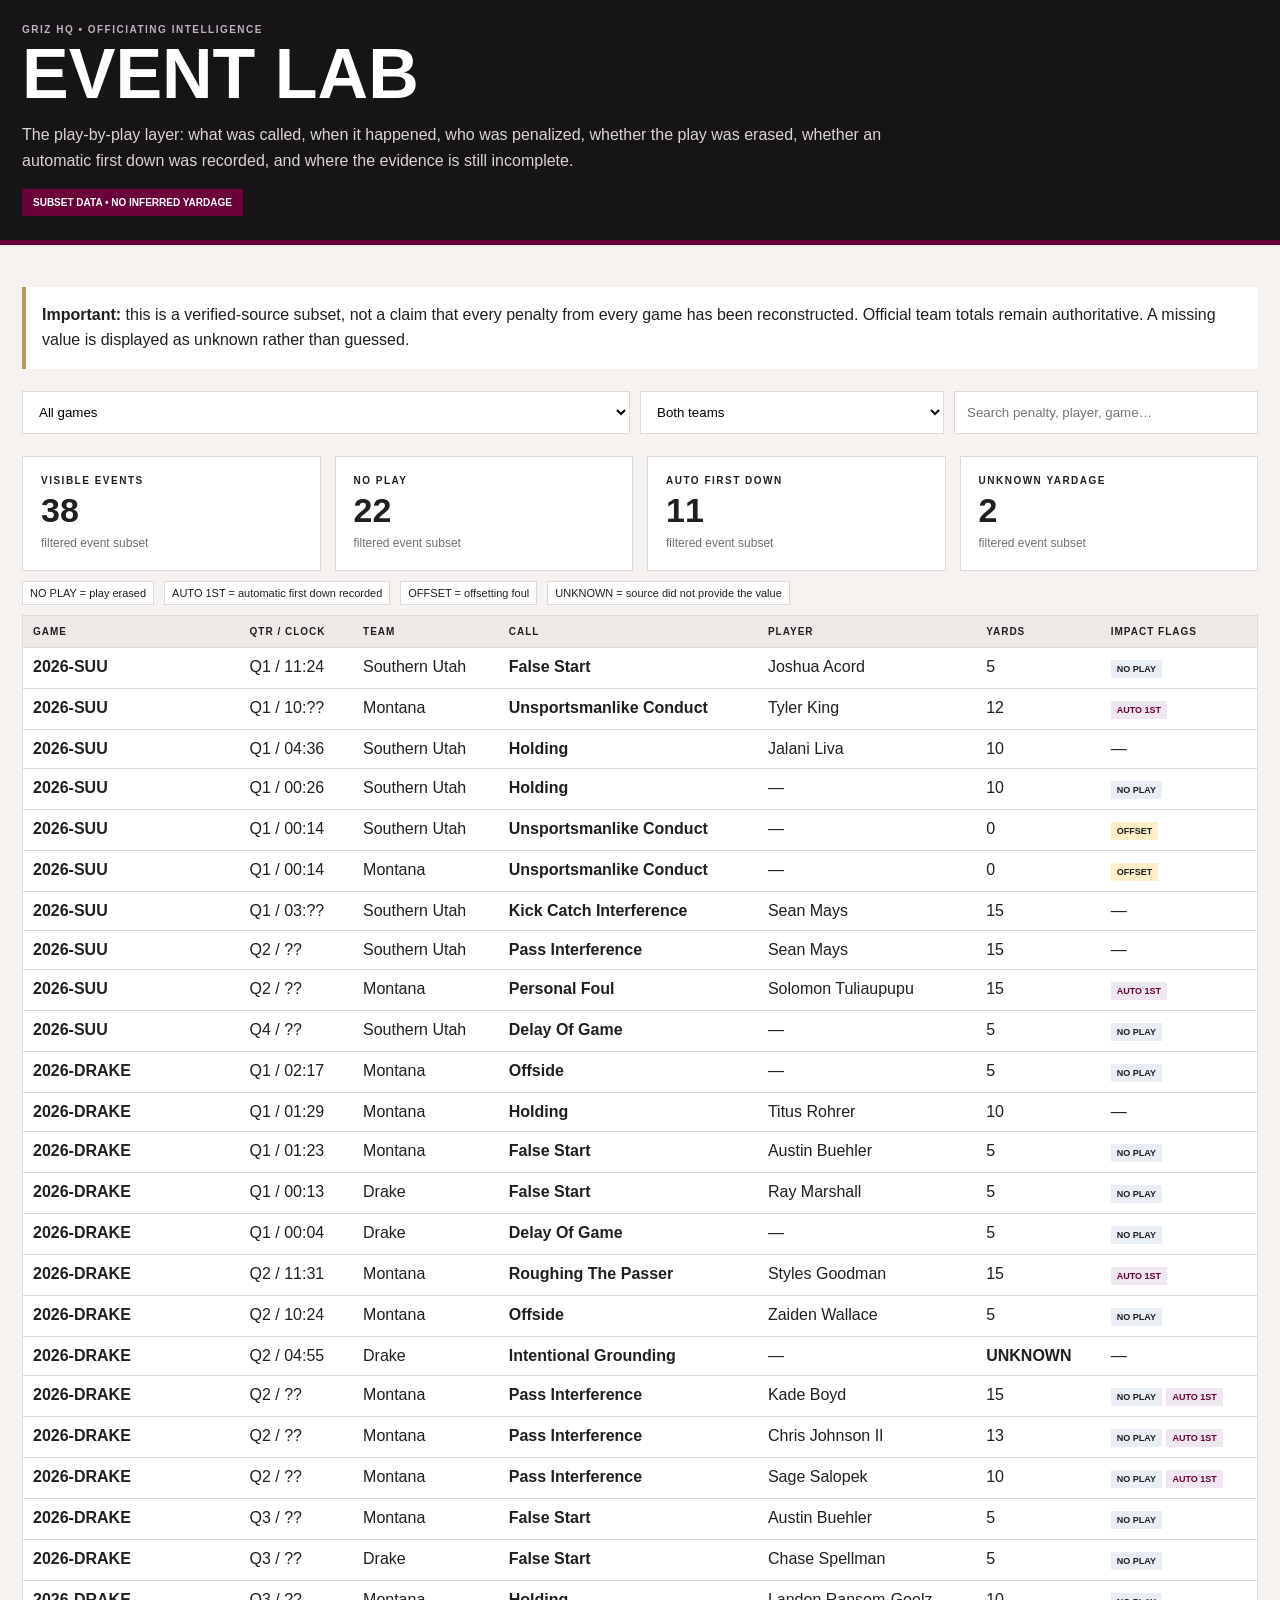
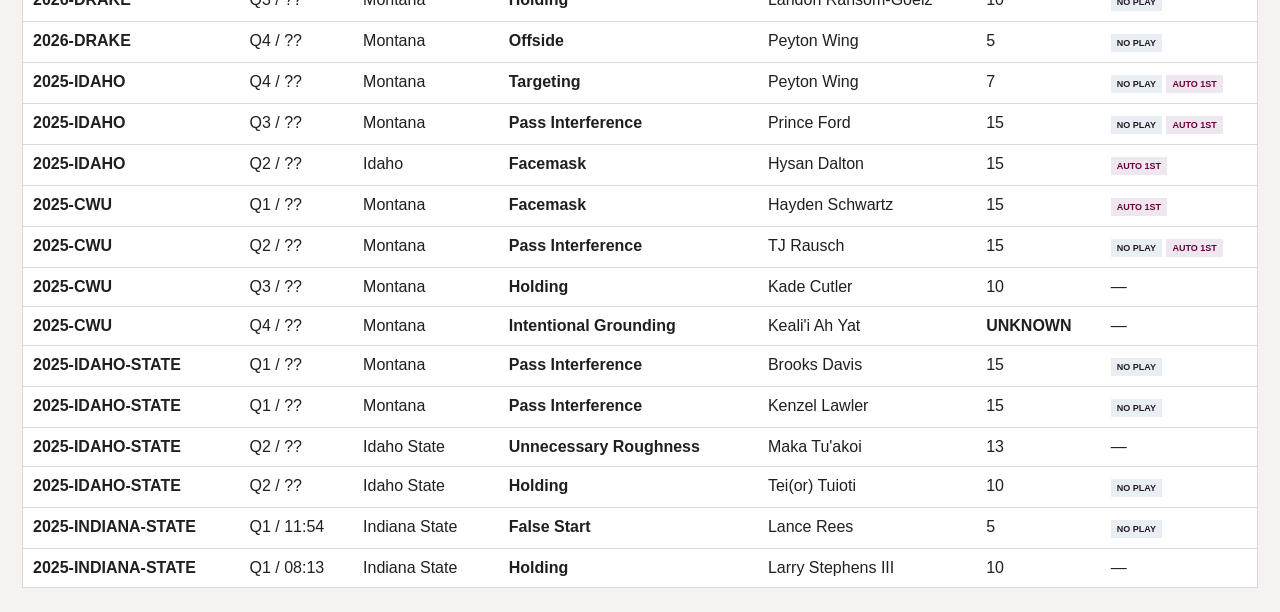
<file: event-lab.html>
<!doctype html><html lang="en"><head><meta charset="utf-8"><meta name="viewport" content="width=device-width,initial-scale=1"><title>Griz HQ | Officiating Event Lab</title><style>:root{--m:#6b0038;--ink:#171418;--paper:#f5f2ef;--card:#fff;--muted:#746d73;--line:#ded8dc;--gold:#b79a5b}*{box-sizing:border-box}body{margin:0;background:var(--paper);color:#211e22;font-family:Arial,Helvetica,sans-serif}.hero{background:var(--ink);color:#fff;border-bottom:5px solid var(--m)}.wrap{max-width:1320px;margin:auto;padding:24px 22px}.eyebrow,.label,.kicker{font-size:10px;letter-spacing:1.5px;font-weight:900}.eyebrow{color:#bcb4ba}.hero h1{font-size:clamp(38px,6vw,70px);line-height:.9;margin:8px 0 16px}.hero p{max-width:900px;color:#d9d4d8;line-height:1.6}.tag{display:inline-block;background:var(--m);padding:8px 11px;font-size:10px;font-weight:900}.tools{display:grid;grid-template-columns:2fr 1fr 1fr;gap:10px;margin:22px 0}select,input{width:100%;padding:12px;border:1px solid var(--line);background:#fff}button{padding:12px 15px;border:1px solid var(--line);background:#fff;font-weight:900;cursor:pointer}.grid{display:grid;gap:14px}.metrics{grid-template-columns:repeat(4,1fr)}.card{background:#fff;border:1px solid var(--line);padding:18px}.metric{font-size:34px;font-weight:900;margin:5px 0}.small{font-size:12px;color:var(--muted);line-height:1.45}.notice{border-left:4px solid var(--gold);background:#fff;padding:16px;line-height:1.55;margin:18px 0}table{width:100%;border-collapse:collapse;background:#fff;border:1px solid var(--line)}th,td{text-align:left;padding:10px;border-bottom:1px solid var(--line);vertical-align:top}th{background:#eee9e7;font-size:10px;letter-spacing:1px}.flag{display:inline-block;padding:4px 6px;font-size:9px;font-weight:900;background:#eee}.auto{background:#efe7f0;color:var(--m)}.np{background:#e9eef5}.off{background:#fff0c9}.legend{display:flex;gap:10px;flex-wrap:wrap;margin:10px 0}.legend span{font-size:11px;padding:5px 7px;background:#fff;border:1px solid var(--line)}@media(max-width:800px){.tools,.metrics{grid-template-columns:1fr 1fr}}@media(max-width:560px){.tools,.metrics{grid-template-columns:1fr}.wrap{padding:18px 12px}th,td{font-size:12px;padding:8px}}</style></head><body><header class="hero"><div class="wrap"><div class="eyebrow">GRIZ HQ • OFFICIATING INTELLIGENCE</div><h1>EVENT LAB</h1><p>The play-by-play layer: what was called, when it happened, who was penalized, whether the play was erased, whether an automatic first down was recorded, and where the evidence is still incomplete.</p><span class="tag">SUBSET DATA • NO INFERRED YARDAGE</span></div></header><main class="wrap"><div class="notice"><b>Important:</b> this is a verified-source subset, not a claim that every penalty from every game has been reconstructed. Official team totals remain authoritative. A missing value is displayed as unknown rather than guessed.</div><div class="tools"><select id="game"><option value="">All games</option></select><select id="team"><option value="">Both teams</option><option>Montana</option><option>Opponent</option></select><input id="search" placeholder="Search penalty, player, game…"></div><div class="grid metrics" id="metrics"></div><div class="legend"><span>NO PLAY = play erased</span><span>AUTO 1ST = automatic first down recorded</span><span>OFFSET = offsetting foul</span><span>UNKNOWN = source did not provide the value</span></div><table><thead><tr><th>GAME</th><th>QTR / CLOCK</th><th>TEAM</th><th>CALL</th><th>PLAYER</th><th>YARDS</th><th>IMPACT FLAGS</th></tr></thead><tbody id="rows"></tbody></table></main><script>let D=[];const $=s=>document.querySelector(s),esc=x=>String(x??'').replace(/[&<>\"]/g,m=>({'&':'&amp;','<':'&lt;','>':'&gt;','\\':'&#92;','"':'&quot;'}[m]));function render(){let gf=$('#game').value,tf=$('#team').value,q=$('#search').value.toLowerCase();let e=D.filter(x=>(!gf||x.game_id===gf)&&(!tf||(tf==='Montana'?x.team==='Montana':x.team!=='Montana'))&&(!q||JSON.stringify(x).toLowerCase().includes(q)));$('#metrics').innerHTML=[['VISIBLE EVENTS',e.length],['NO PLAY',e.filter(x=>x.no_play).length],['AUTO FIRST DOWN',e.filter(x=>x.automatic_first_down).length],['UNKNOWN YARDAGE',e.filter(x=>x.yards===null).length]].map(x=>`<div class="card"><div class="label">${x[0]}</div><div class="metric">${x[1]}</div><div class="small">filtered event subset</div></div>`).join('');$('#rows').innerHTML=e.map(x=>{let flags=[];if(x.no_play)flags.push('<span class="flag np">NO PLAY</span>');if(x.automatic_first_down)flags.push('<span class="flag auto">AUTO 1ST</span>');if(x.offsetting)flags.push('<span class="flag off">OFFSET</span>');let y=x.yards===null?'<b>UNKNOWN</b>':x.yards;return `<tr><td><b>${esc(x.game_id)}</b></td><td>Q${esc(x.quarter)} / ${esc(x.clock||'unknown')}</td><td>${esc(x.team)}</td><td><b>${esc(x.type)}</b></td><td>${esc(x.player||'—')}</td><td>${y}</td><td>${flags.join(' ')||'—'}</td></tr>`}).join('')||'<tr><td colspan="7" style="text-align:center;padding:30px">No matching events.</td></tr>'}fetch('penalty_events_v1.json',{cache:'no-store'}).then(r=>r.json()).then(j=>{D=j.events||[];[...new Set(D.map(x=>x.game_id))].forEach(g=>$('#game').insertAdjacentHTML('beforeend',`<option value="${esc(g)}">${esc(g)}</option>`));render()}).catch(()=>{document.querySelector('main').innerHTML='<div class="notice"><b>Event Lab unavailable.</b> The source ledger could not be loaded, so no partial event data is shown.</div>'});['game','team','search'].forEach(id=>$('#'+id).addEventListener('input',render));</script></body></html>
</file>
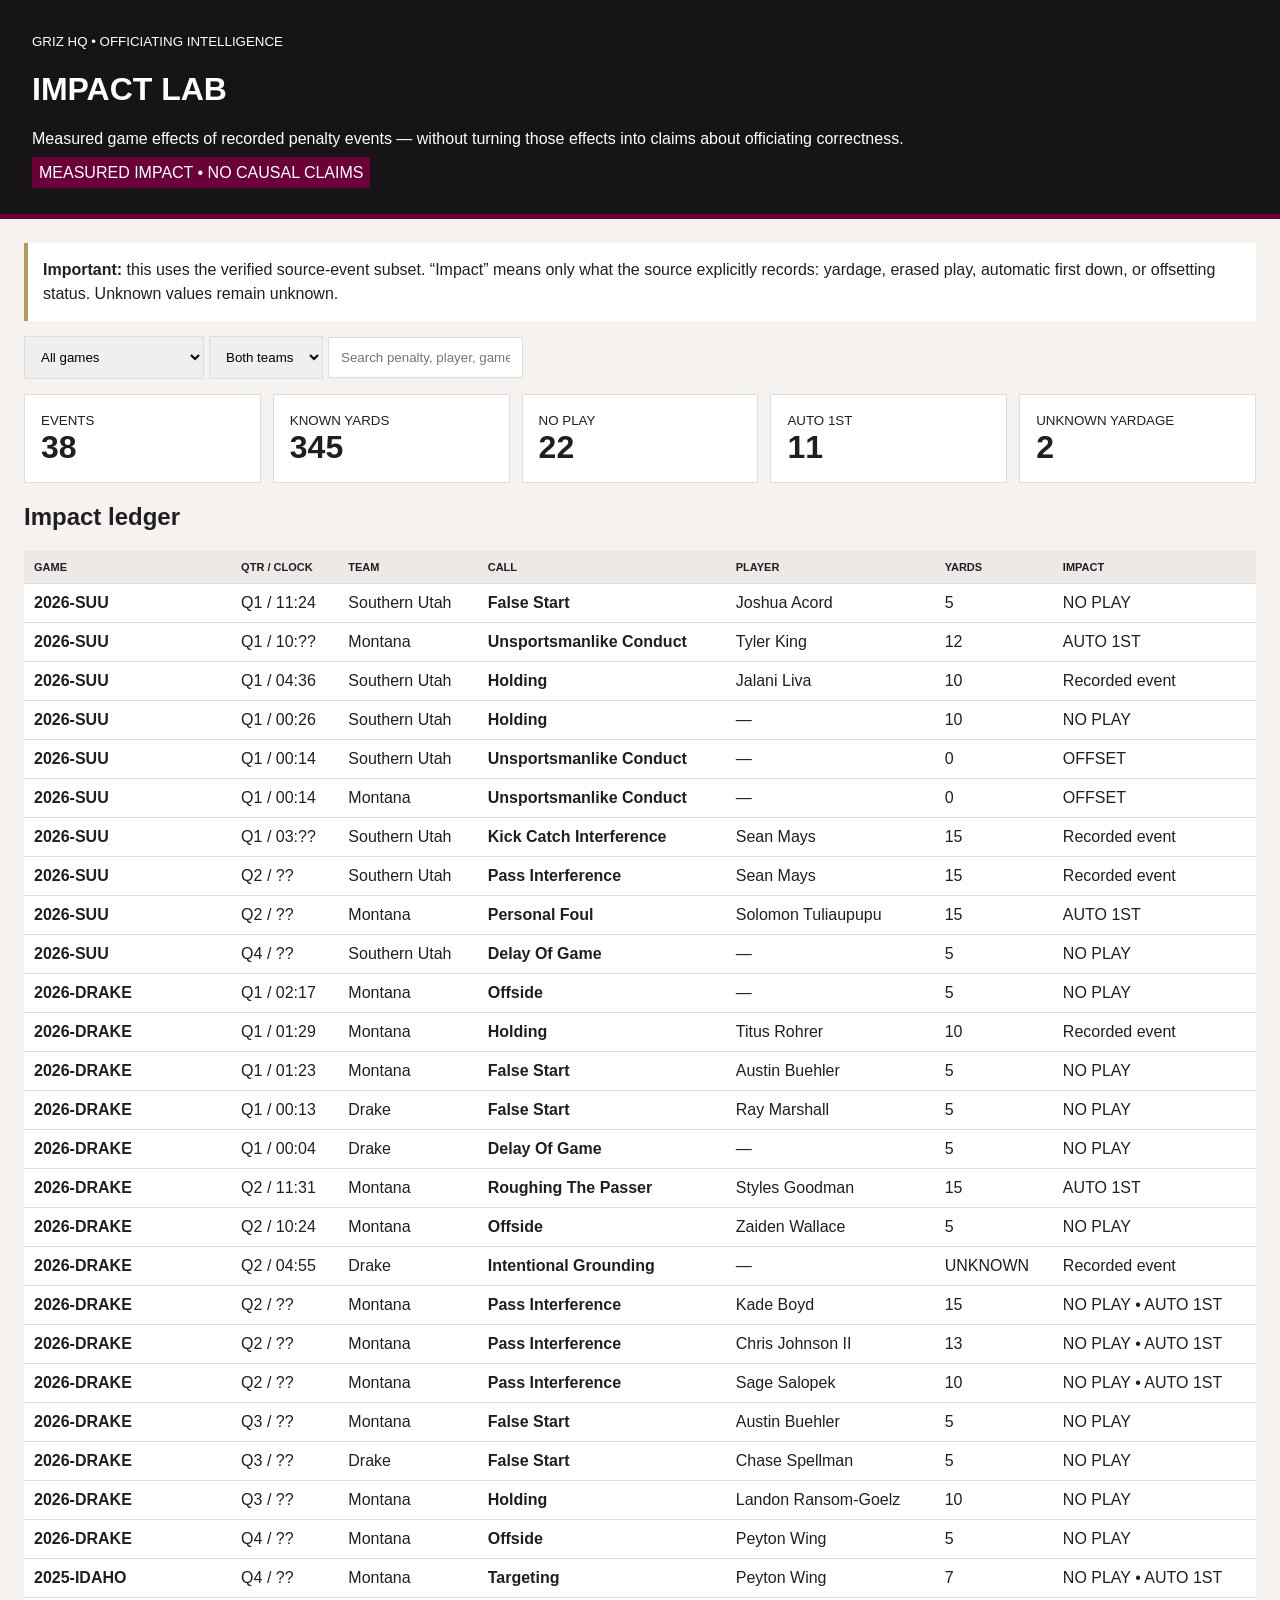
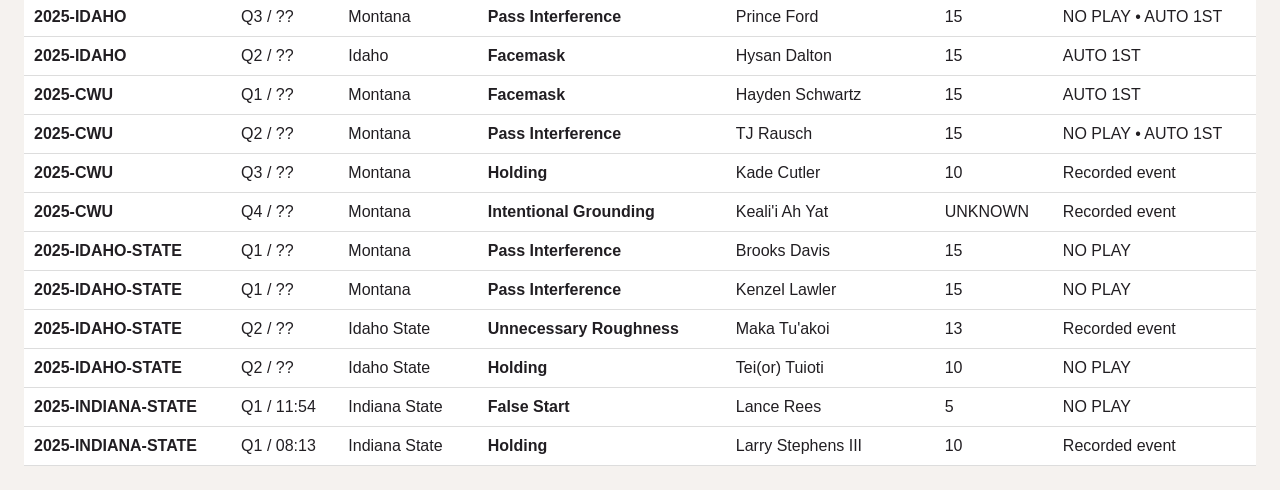
<file: impact_lab.html>
<!doctype html><html><head><meta charset="utf-8"><title>Griz HQ | Officiating Impact Lab</title><style>body{font-family:Arial;margin:0;background:#f5f2ef;color:#211e22}header{background:#171418;color:#fff;padding:32px;border-bottom:5px solid #6b0038}main{max-width:1250px;margin:auto;padding:24px}.tag{background:#6b0038;padding:7px}.grid{display:grid;grid-template-columns:repeat(5,1fr);gap:12px}.card{background:#fff;border:1px solid #ddd;padding:16px}.metric{font-size:32px;font-weight:900}select,input{padding:12px;border:1px solid #ddd;margin:15px 5px 15px 0}table{width:100%;border-collapse:collapse;background:#fff}th,td{padding:10px;border-bottom:1px solid #ddd;text-align:left}th{background:#eee9e7;font-size:11px}.note{background:#fff;border-left:4px solid #b79a5b;padding:15px;line-height:1.5}@media(max-width:800px){.grid{grid-template-columns:1fr 1fr}}@media(max-width:500px){.grid{grid-template-columns:1fr}}</style></head><body><header><small>GRIZ HQ • OFFICIATING INTELLIGENCE</small><h1>IMPACT LAB</h1><p>Measured game effects of recorded penalty events — without turning those effects into claims about officiating correctness.</p><span class="tag">MEASURED IMPACT • NO CAUSAL CLAIMS</span></header><main><div class="note"><b>Important:</b> this uses the verified source-event subset. “Impact” means only what the source explicitly records: yardage, erased play, automatic first down, or offsetting status. Unknown values remain unknown.</div><select id="game"><option value="">All games</option></select><select id="team"><option value="">Both teams</option><option>Montana</option><option>Opponent</option></select><input id="search" placeholder="Search penalty, player, game…"><div class="grid" id="metrics"></div><h2>Impact ledger</h2><table><thead><tr><th>GAME</th><th>QTR / CLOCK</th><th>TEAM</th><th>CALL</th><th>PLAYER</th><th>YARDS</th><th>IMPACT</th></tr></thead><tbody id="rows"></tbody></table></main><script>let D=[];const $=s=>document.querySelector(s);function esc(x){return String(x??'').replace(/[&<>"']/g,m=>({'&':'&amp;','<':'&lt;','>':'&gt;','"':'&quot;',"'":'&#39;'}[m]))}function render(){let g=$('#game').value,t=$('#team').value,q=$('#search').value.toLowerCase(),e=D.filter(x=>(!g||x.game_id===g)&&(!t||(t==='Montana'?x.team==='Montana':x.team!=='Montana'))&&(!q||JSON.stringify(x).toLowerCase().includes(q)));let known=e.filter(x=>typeof x.yards==='number');let np=e.filter(x=>x.no_play),af=e.filter(x=>x.automatic_first_down);$('#metrics').innerHTML=[['EVENTS',e.length],['KNOWN YARDS',known.reduce((a,x)=>a+x.yards,0)],['NO PLAY',np.length],['AUTO 1ST',af.length],['UNKNOWN YARDAGE',e.filter(x=>x.yards===null).length]].map(x=>`<div class="card"><small>${x[0]}</small><div class="metric">${x[1]}</div></div>`).join('');$('#rows').innerHTML=e.map(x=>{let f=[];if(x.no_play)f.push('NO PLAY');if(x.automatic_first_down)f.push('AUTO 1ST');if(x.offsetting)f.push('OFFSET');return `<tr><td><b>${esc(x.game_id)}</b></td><td>Q${esc(x.quarter)} / ${esc(x.clock||'unknown')}</td><td>${esc(x.team)}</td><td><b>${esc(x.type)}</b></td><td>${esc(x.player||'—')}</td><td>${x.yards===null?'UNKNOWN':x.yards}</td><td>${f.join(' • ')||'Recorded event'}</td></tr>`}).join('')||'<tr><td colspan="7">No matching events.</td></tr>'}fetch('penalty_events_v1.json').then(r=>r.json()).then(j=>{D=j.events||[];[...new Set(D.map(x=>x.game_id))].forEach(g=>$('#game').insertAdjacentHTML('beforeend',`<option>${esc(g)}</option>`));render()}).catch(()=>document.querySelector('main').innerHTML='<div class="note"><b>Impact Lab unavailable.</b> Source ledger could not be loaded.</div>');['game','team','search'].forEach(id=>$('#'+id).addEventListener('input',render));</script></body></html>
</file>
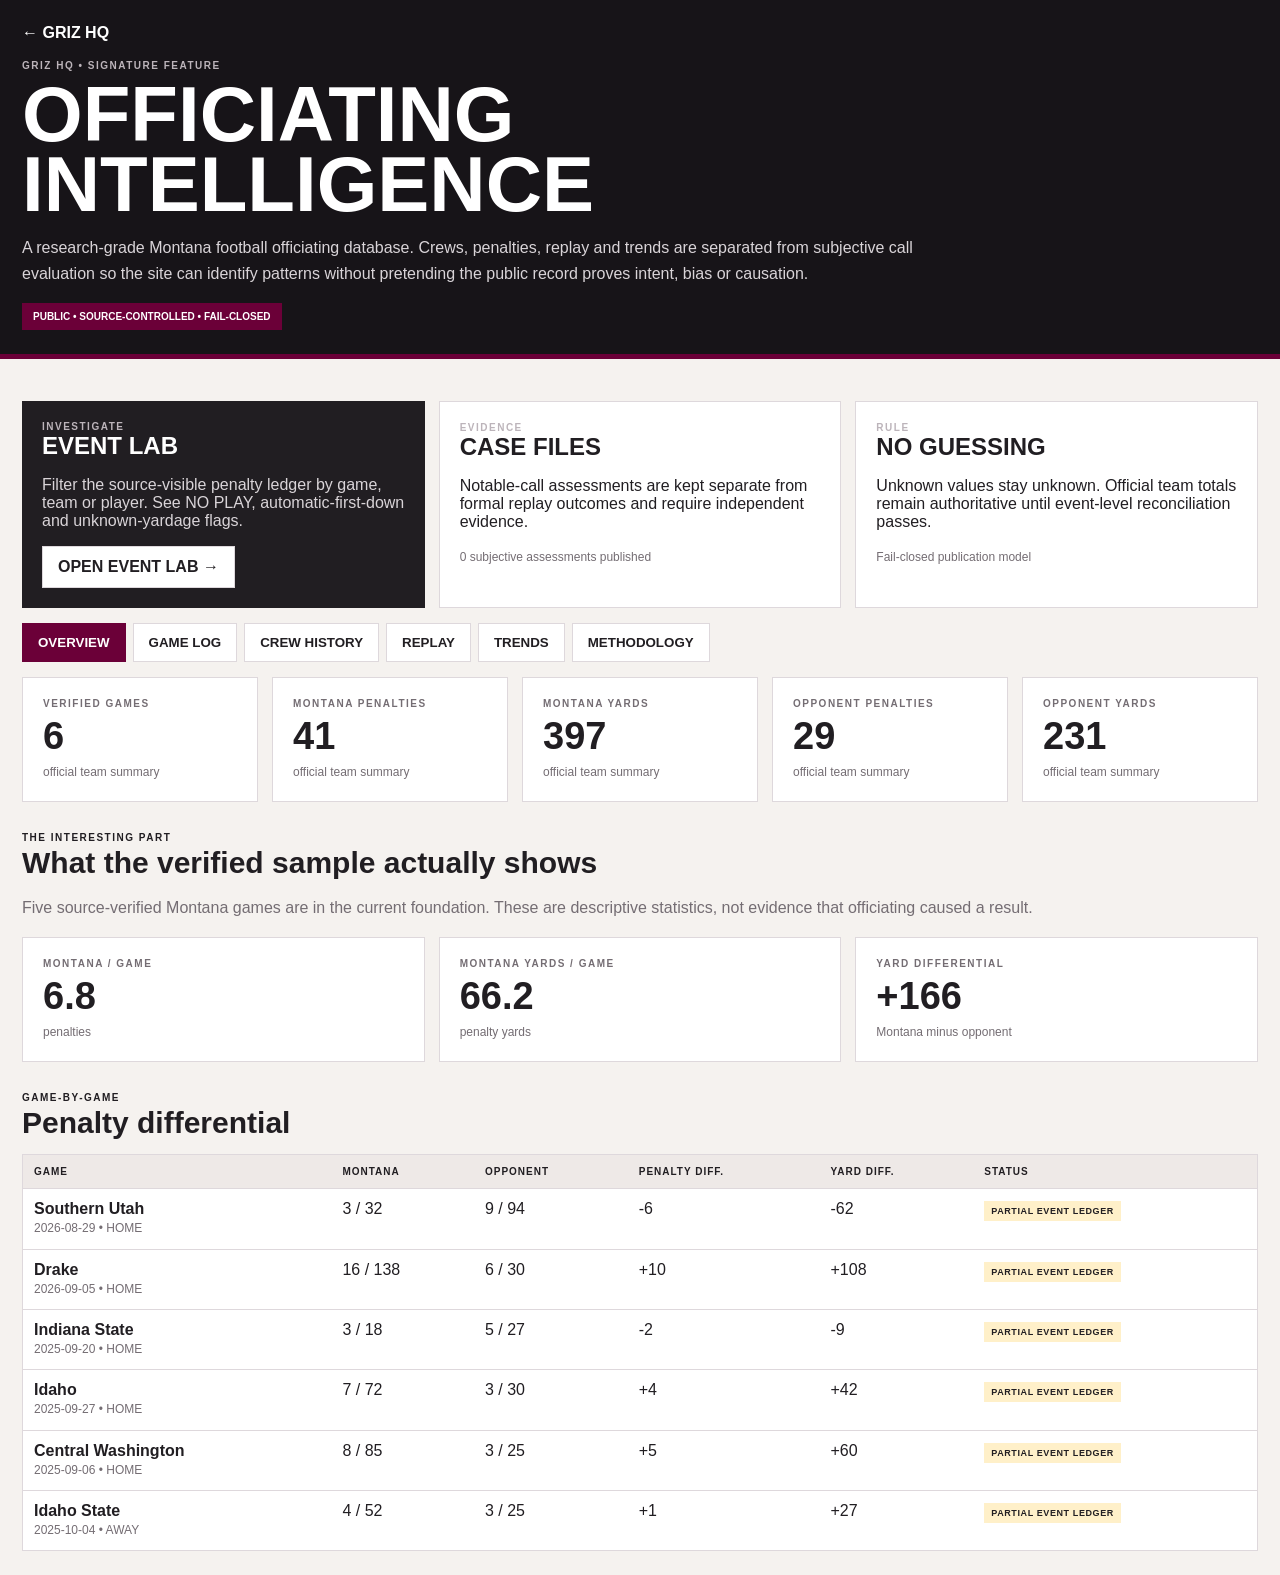
<file: officiating.html>
<!doctype html><html lang="en"><head><meta charset="utf-8"><meta name="viewport" content="width=device-width,initial-scale=1"><title>Griz HQ | Officiating Intelligence</title><style>:root{--m:#6b0038;--ink:#171418;--paper:#f5f2ef;--card:#fff;--muted:#746d73;--line:#ded8dc;--gold:#b79a5b}*{box-sizing:border-box}body{margin:0;background:var(--paper);color:#211e22;font-family:Arial,Helvetica,sans-serif}.hero{background:var(--ink);color:#fff;border-bottom:5px solid var(--m)}.wrap{max-width:1320px;margin:auto;padding:24px 22px}.eyebrow,.label,.kicker{font-size:10px;letter-spacing:1.5px;font-weight:900}.eyebrow{color:#bcb4ba}.hero h1{font-size:clamp(40px,7vw,78px);line-height:.9;margin:8px 0 16px}.hero p{max-width:900px;color:#d9d4d8;line-height:1.6}.tag{display:inline-block;background:var(--m);padding:8px 11px;font-size:10px;font-weight:900}.back{display:inline-block;margin-bottom:18px;color:#fff;text-decoration:none;font-weight:900}.nav{position:sticky;top:0;z-index:3;display:flex;gap:7px;flex-wrap:wrap;padding:15px 0;background:var(--paper)}button,.link{border:1px solid var(--line);background:#fff;padding:11px 15px;font-weight:900;cursor:pointer;text-decoration:none;color:#211e22;display:inline-block}.nav button.active{background:var(--m);border-color:var(--m);color:#fff}.panel{display:none}.panel.active{display:block}.grid{display:grid;gap:14px}.metrics{grid-template-columns:repeat(5,1fr)}.three{grid-template-columns:repeat(3,1fr)}.two{grid-template-columns:1fr 1fr}.card{background:var(--card);border:1px solid var(--line);padding:20px}.metric{font-size:38px;font-weight:900;margin:6px 0}.label{color:var(--muted)}.small{font-size:12px;color:var(--muted);line-height:1.45}.section{margin:30px 0 14px}.section h2{font-size:30px;margin:3px 0}.section p{color:var(--muted);line-height:1.55}table{width:100%;border-collapse:collapse;background:#fff;border:1px solid var(--line)}th,td{text-align:left;padding:11px;border-bottom:1px solid var(--line);vertical-align:top}th{background:#eee9e7;font-size:10px;letter-spacing:1px}.status{display:inline-block;padding:5px 7px;font-size:9px;font-weight:900;letter-spacing:.6px;background:#eee}.review{background:#fff0c9}.blocked{background:#f6dddd}.crew{border-top:4px solid var(--m)}.crewline{display:flex;justify-content:space-between;border-bottom:1px solid #eee;padding:7px 0;font-size:13px}.notice{border-left:4px solid var(--gold);background:#fff;padding:16px;line-height:1.55}.bar{height:9px;background:#e9e4e6;margin-top:7px}.fill{height:100%;background:var(--m)}.launch{background:#211e22;color:#fff;border:0}.launch p{color:#d9d4d8}.launch .link{background:#fff}.mini{font-size:24px;font-weight:900}@media(max-width:950px){.metrics,.three,.two{grid-template-columns:1fr 1fr}}@media(max-width:600px){.metrics,.three,.two{grid-template-columns:1fr}.wrap{padding:18px 12px}.hero h1{font-size:44px}th,td{font-size:12px;padding:8px}}</style></head><body><header class="hero"><div class="wrap"><a class="back" href="/">← GRIZ HQ</a><div class="eyebrow">GRIZ HQ • SIGNATURE FEATURE</div><h1>OFFICIATING<br>INTELLIGENCE</h1><p>A research-grade Montana football officiating database. Crews, penalties, replay and trends are separated from subjective call evaluation so the site can identify patterns without pretending the public record proves intent, bias or causation.</p><span class="tag">PUBLIC • SOURCE-CONTROLLED • FAIL-CLOSED</span></div></header><main class="wrap"><div class="grid three" style="margin-top:18px"><div class="card launch"><div class="eyebrow">INVESTIGATE</div><div class="mini">EVENT LAB</div><p>Filter the source-visible penalty ledger by game, team or player. See NO PLAY, automatic-first-down and unknown-yardage flags.</p><a class="link" href="event-lab.html">OPEN EVENT LAB →</a></div><div class="card"><div class="eyebrow">EVIDENCE</div><div class="mini">CASE FILES</div><p>Notable-call assessments are kept separate from formal replay outcomes and require independent evidence.</p><span class="small">0 subjective assessments published</span></div><div class="card"><div class="eyebrow">RULE</div><div class="mini">NO GUESSING</div><p>Unknown values stay unknown. Official team totals remain authoritative until event-level reconciliation passes.</p><span class="small">Fail-closed publication model</span></div></div><nav class="nav"><button class="active" data-tab="overview">OVERVIEW</button><button data-tab="games">GAME LOG</button><button data-tab="crews">CREW HISTORY</button><button data-tab="replay">REPLAY</button><button data-tab="trends">TRENDS</button><button data-tab="method">METHODOLOGY</button></nav><section id="overview" class="panel active"><div class="grid metrics" id="metrics"></div><div class="section"><div class="kicker">THE INTERESTING PART</div><h2>What the verified sample actually shows</h2><p>Five source-verified Montana games are in the current foundation. These are descriptive statistics, not evidence that officiating caused a result.</p></div><div class="grid three" id="headline"></div><div class="section"><div class="kicker">GAME-BY-GAME</div><h2>Penalty differential</h2></div><table><thead><tr><th>GAME</th><th>MONTANA</th><th>OPPONENT</th><th>PENALTY DIFF.</th><th>YARD DIFF.</th><th>STATUS</th></tr></thead><tbody id="overviewRows"></tbody></table></section><section id="games" class="panel"><div class="section"><div class="kicker">GAME LOG</div><h2>Every game becomes an officiating record</h2><p>Official team totals are authoritative. Event-level detail is independently gated and never silently filled when source evidence is incomplete.</p></div><div class="grid two" id="gameCards"></div></section><section id="crews" class="panel"><div class="section"><div class="kicker">CREW HISTORY</div><h2>Who has worked Montana games?</h2><p>The sample is small, but recurring crew and official histories can accumulate here across seasons.</p></div><div class="grid two" id="crewGrid"></div></section><section id="replay" class="panel"><div class="section"><div class="kicker">REPLAY TRACKER</div><h2>Formal reviews, not hindsight</h2><p>Replay outcomes are recorded as formal outcomes. An overturned ruling is not automatically a “bad call.”</p></div><div class="grid three" id="replayMetrics"></div><div class="section"><table><thead><tr><th>GAME</th><th>QTR / CLOCK</th><th>REVIEW</th><th>REASON</th><th>OUTCOME</th></tr></thead><tbody id="replayRows"></tbody></table></div></section><section id="trends" class="panel"><div class="section"><div class="kicker">ANALYTICS</div><h2>Where this gets really interesting</h2><p>Splits answer “what happened?” before the database attempts to answer “why?”</p></div><div class="grid two"><div class="card"><h3>Home vs. road</h3><div id="homeAway"></div></div><div class="card"><h3>Conference vs. nonconference</h3><div id="conference"></div></div></div><div class="section"><div class="notice"><b>Next analytical layers:</b> penalty-type rates, half splits, drive-extending fouls, play-erasing fouls, automatic first downs, scoring-drive penalties, close-game penalties, opponent-adjusted rates, Big Sky benchmarks and multi-season crew histories.</div></div></section><section id="method" class="panel"><div class="section"><div class="kicker">DATA PHILOSOPHY</div><h2>The rules that keep this feature honest</h2></div><div class="grid two"><div class="card"><h3>Source hierarchy</h3><p><b>Primary:</b> Montana Athletics / GoGriz for game metadata, seven-person crews, official team penalty totals and PBP.</p><p><b>Official context:</b> Big Sky and NCAA materials for officiating structure, rules and formal replay information.</p><p><b>Independent cross-check:</b> ESPN and StatBroadcast where available.</p><p><b>Evidence layer:</b> legitimate broadcast/video and credible reporting for case-specific questions.</p></div><div class="card"><h3>Publication gates</h3><p>Official totals can display while event-level reconstruction is under review. Unknown yardage stays unknown. Compound and offsetting fouls are preserved rather than invented.</p><p>Notable calls use <b>clearly correct</b>, <b>debatable</b>, <b>likely incorrect</b>, or <b>insufficient evidence</b>.</p></div></div><div class="section"><div class="kicker">CURRENT DATA WARNINGS</div><div class="grid three" id="warnings"></div></div></section></main><script>
let DATA;const $=s=>document.querySelector(s),$$=s=>document.querySelectorAll(s),fmt=n=>Number(n).toLocaleString(),other=(g,k)=>Object.entries(g[k]||{}).find(([x])=>x!=="Montana")?.[1]??0;function sum(gs){let n=gs.length,mp=gs.reduce((a,g)=>a+g.official_penalties.Montana,0),my=gs.reduce((a,g)=>a+g.official_yards.Montana,0),op=gs.reduce((a,g)=>a+Number(other(g,'official_penalties')),0),oy=gs.reduce((a,g)=>a+Number(other(g,'official_yards')),0);return{n,mp,my,op,oy,mpp:n?mp/n:0,myp:n?my/n:0,opp:n?op/n:0,opy:n?oy/n:0,pd:mp-op,yd:my-oy}}function stat(s){let c=(s||'').includes('RECONCILIATION')||(s||'').includes('YARDAGE')?'blocked':'review';return `<span class="status ${c}">${(s||'UNKNOWN').replaceAll('_',' ')}</span>`}function render(){let gs=DATA.games,s=sum(gs);$('#metrics').innerHTML=[['VERIFIED GAMES',s.n],['MONTANA PENALTIES',s.mp],['MONTANA YARDS',s.my],['OPPONENT PENALTIES',s.op],['OPPONENT YARDS',s.oy]].map(x=>`<div class="card"><div class="label">${x[0]}</div><div class="metric">${fmt(x[1])}</div><div class="small">official team summary</div></div>`).join('');$('#headline').innerHTML=[['MONTANA / GAME',s.mpp.toFixed(1),'penalties'],['MONTANA YARDS / GAME',s.myp.toFixed(1),'penalty yards'],['YARD DIFFERENTIAL',(s.yd>0?'+':'')+s.yd,'Montana minus opponent']].map(x=>`<div class="card"><div class="label">${x[0]}</div><div class="metric">${x[1]}</div><div class="small">${x[2]}</div></div>`).join('');$('#overviewRows').innerHTML=gs.map(g=>{let op=other(g,'official_penalties'),oy=other(g,'official_yards'),pd=g.official_penalties.Montana-op,yd=g.official_yards.Montana-oy;return `<tr><td><b>${g.opponent}</b><br><span class="small">${g.date} • ${g.home_away}</span></td><td>${g.official_penalties.Montana} / ${g.official_yards.Montana}</td><td>${op} / ${oy}</td><td>${pd>0?'+':''}${pd}</td><td>${yd>0?'+':''}${yd}</td><td>${stat(g.event_status)}</td></tr>`}).join('');$('#gameCards').innerHTML=gs.map(g=>{let op=other(g,'official_penalties'),oy=other(g,'official_yards');return `<div class="card"><div class="kicker">${g.season} • ${g.home_away}${g.conference_game?' • BIG SKY':''}</div><h3>${g.opponent}</h3><p><b>${g.montana_score}–${g.opponent_score}</b> • ${g.location}</p><p><b>Penalties:</b> Montana ${g.official_penalties.Montana}–${g.official_yards.Montana} yds; ${g.opponent} ${op}–${oy} yds.</p><p><b>Referee:</b> ${g.crew?.Referee||'Not verified'}<br><b>Replay reviews:</b> ${g.replay?.events||0}</p><p>${stat(g.event_status)}</p>${(g.notes||[]).map(n=>`<div class="notice small">${n}</div>`).join('')}</div>`}).join('');let cm={};gs.forEach(g=>{let key=g.crew?.Referee;if(key)(cm[key]??=[]).push(g)});$('#crewGrid').innerHTML=Object.entries(cm).sort((a,b)=>b[1].length-a[1].length).map(([r,c])=>`<div class="card crew"><div class="kicker">${c.length} GAME${c.length>1?'S':''}</div><h3>${r}</h3>${c.map(g=>`<div class="crewline"><span>${g.opponent}</span><b>${g.montana_score}–${g.opponent_score}</b></div>`).join('')}<p class="small">Descriptive history only; not a measure of officiating quality or causation.</p></div>`).join('');let rp=gs.reduce((a,g)=>{let r=g.replay||{};return{e:a.e+(r.events||0),o:a.o+(r.overturned||0),u:a.u+(r.upheld||0)}},{e:0,o:0,u:0});$('#replayMetrics').innerHTML=[['REVIEWS',rp.e],['OVERTURNED',rp.o],['UPHELD',rp.u]].map(x=>`<div class="card"><div class="label">${x[0]}</div><div class="metric">${x[1]}</div><div class="small">${rp.e?(x[1]/rp.e*100).toFixed(1)+'% of recorded reviews':''}</div></div>`).join('');let rr=[];gs.forEach(g=>(g.replay?.details||[]).forEach(d=>rr.push(`<tr><td>${g.opponent}</td><td>Q${d.quarter} / ${d.clock}</td><td>${d.type}</td><td>${d.reason}</td><td><b>${d.outcome}</b></td></tr>`)));$('#replayRows').innerHTML=rr.join('')||'<tr><td colspan="5">No detailed replay rows currently published.</td></tr>';let groups=p=>{let m={};gs.forEach(g=>{let k=p==='conference_game'?(g.conference_game?'conference':'nonconference'):g.home_away;(m[k]??=[]).push(g)});return m};let split=m=>Object.entries(m).map(([k,v])=>{let x=sum(v);return `<div style="margin:15px 0"><b>${k.toUpperCase()}</b><div class="small">${x.n} games • Montana ${x.mpp.toFixed(1)} penalties / ${x.myp.toFixed(1)} yards per game • opponent ${x.opp.toFixed(1)} / ${x.opy.toFixed(1)}</div><div class="bar"><div class="fill" style="width:${Math.min(100,x.myp/30*100)}%"></div></div></div>`}).join('');$('#homeAway').innerHTML=split(groups('home_away'));$('#conference').innerHTML=split(groups('conference_game'));let w=gs.filter(g=>g.event_status!=='PASS'&&g.event_status!=='READY');$('#warnings').innerHTML=w.map(g=>`<div class="card"><div class="label">${g.opponent}</div><p>${stat(g.event_status)}</p><p class="small">${(g.notes||['Event-level reconstruction remains under review.'])[0]}</p></div>`).join('')}$$('.nav button').forEach(b=>b.onclick=()=>{$$('.nav button').forEach(x=>x.classList.remove('active'));b.classList.add('active');$$('.panel').forEach(x=>x.classList.remove('active'));$('#'+b.dataset.tab).classList.add('active');window.scrollTo({top:0,behavior:'smooth'})});fetch('intelligence_v1_data.json',{cache:'no-store'}).then(r=>{if(!r.ok)throw Error();return r.json()}).then(d=>{DATA=d;render()}).catch(()=>{document.querySelector('main').innerHTML='<div class="notice"><b>Officiating Intelligence is temporarily unavailable.</b><br>The source dataset could not be loaded, so the feature failed closed instead of showing partial data.</div>'});</script></body></html>
</file>
